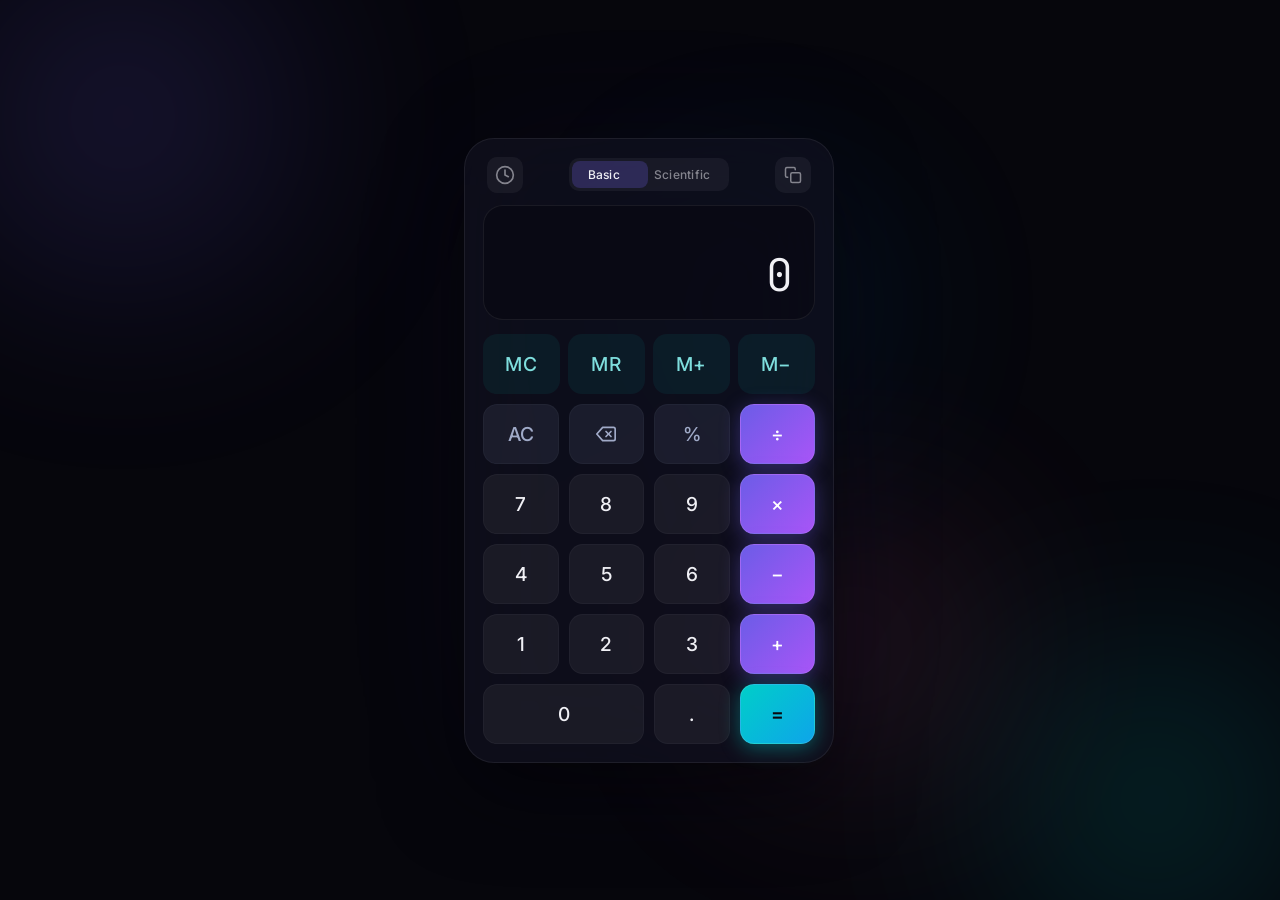
<file: index.html>
<!DOCTYPE html>
<html lang="en">
<head>
  <meta charset="UTF-8">
  <meta name="viewport" content="width=device-width, initial-scale=1.0">
  <meta name="description" content="An advanced scientific calculator with history, memory, and a stunning glassmorphism UI.">
  <title>Calculator Pro | Neo</title>
  <link rel="preconnect" href="https://fonts.googleapis.com">
  <link rel="preconnect" href="https://fonts.gstatic.com" crossorigin>
  <link href="https://fonts.googleapis.com/css2?family=Inter:wght@300;400;500;600;700&family=JetBrains+Mono:wght@300;400;500&display=swap" rel="stylesheet">
  <link rel="stylesheet" href="style.css">
</head>
<body>
  <div class="bg-orbs">
    <div class="orb orb-1"></div>
    <div class="orb orb-2"></div>
    <div class="orb orb-3"></div>
    <div class="orb orb-4"></div>
  </div>

  <main class="app-wrapper">
    <!-- History Panel -->
    <aside class="history-panel" id="history-panel">
      <div class="history-header">
        <h2>History</h2>
        <button class="icon-btn" id="btn-clear-history" title="Clear History">
          <svg width="18" height="18" viewBox="0 0 24 24" fill="none" stroke="currentColor" stroke-width="2" stroke-linecap="round" stroke-linejoin="round">
            <polyline points="3 6 5 6 21 6"></polyline>
            <path d="M19 6v14a2 2 0 0 1-2 2H7a2 2 0 0 1-2-2V6m3 0V4a2 2 0 0 1 2-2h4a2 2 0 0 1 2 2v2"></path>
          </svg>
        </button>
      </div>
      <div class="history-list" id="history-list">
        <p class="history-empty" id="history-empty">No calculations yet</p>
      </div>
    </aside>

    <!-- Calculator -->
    <div class="calculator-wrapper">
      <div class="calculator" id="calculator">
        <!-- Top Bar -->
        <div class="top-bar">
          <button class="icon-btn" id="btn-toggle-history" title="History">
            <svg width="20" height="20" viewBox="0 0 24 24" fill="none" stroke="currentColor" stroke-width="2" stroke-linecap="round" stroke-linejoin="round">
              <circle cx="12" cy="12" r="10"></circle>
              <polyline points="12 6 12 12 16 14"></polyline>
            </svg>
          </button>
          <div class="mode-toggle" id="mode-toggle">
            <button class="mode-btn active" data-mode="basic" id="btn-mode-basic">Basic</button>
            <button class="mode-btn" data-mode="scientific" id="btn-mode-sci">Scientific</button>
            <div class="mode-indicator" id="mode-indicator"></div>
          </div>
          <button class="icon-btn" id="btn-copy" title="Copy Result">
            <svg width="18" height="18" viewBox="0 0 24 24" fill="none" stroke="currentColor" stroke-width="2" stroke-linecap="round" stroke-linejoin="round">
              <rect x="9" y="9" width="13" height="13" rx="2" ry="2"></rect>
              <path d="M5 15H4a2 2 0 0 1-2-2V4a2 2 0 0 1 2-2h9a2 2 0 0 1 2 2v1"></path>
            </svg>
          </button>
        </div>

        <!-- Display -->
        <div class="display" id="display">
          <div class="memory-indicator" id="memory-indicator">M</div>
          <div class="display-expression" id="display-expression"></div>
          <div class="display-value" id="display-value">0</div>
        </div>

        <!-- Scientific Buttons (hidden by default) -->
        <div class="scientific-buttons" id="scientific-buttons">
          <!-- Angle Mode Toggle -->
          <div class="angle-mode-row">
            <button class="btn btn-angle-mode" id="btn-angle-mode" title="Toggle Degrees / Radians">DEG</button>
          </div>
          <!-- Trig -->
          <div class="sci-row">
            <button class="btn btn-sci" id="btn-sin" data-action="func" data-value="sin">sin</button>
            <button class="btn btn-sci" id="btn-cos" data-action="func" data-value="cos">cos</button>
            <button class="btn btn-sci" id="btn-tan" data-action="func" data-value="tan">tan</button>
            <button class="btn btn-sci" id="btn-log" data-action="func" data-value="log">log</button>
            <button class="btn btn-sci" id="btn-ln" data-action="func" data-value="ln">ln</button>
          </div>
          <!-- Inverse Trig -->
          <div class="sci-row">
            <button class="btn btn-sci" id="btn-asin" data-action="func" data-value="asin">sin⁻¹</button>
            <button class="btn btn-sci" id="btn-acos" data-action="func" data-value="acos">cos⁻¹</button>
            <button class="btn btn-sci" id="btn-atan" data-action="func" data-value="atan">tan⁻¹</button>
            <button class="btn btn-sci" id="btn-10x" data-action="func" data-value="10^x">10ˣ</button>
            <button class="btn btn-sci" id="btn-negate" data-action="func" data-value="negate">±</button>
          </div>
          <!-- Powers & Roots -->
          <div class="sci-row">
            <button class="btn btn-sci" id="btn-sqrt" data-action="func" data-value="sqrt">√x</button>
            <button class="btn btn-sci" id="btn-square" data-action="func" data-value="square">x²</button>
            <button class="btn btn-sci" id="btn-power" data-action="operator" data-value="^">xʸ</button>
            <button class="btn btn-sci" id="btn-factorial" data-action="func" data-value="factorial">x!</button>
            <button class="btn btn-sci" id="btn-inv" data-action="func" data-value="inv">1/x</button>
          </div>
          <!-- Constants & Misc -->
          <div class="sci-row">
            <button class="btn btn-sci" id="btn-pi" data-action="constant" data-value="pi">π</button>
            <button class="btn btn-sci" id="btn-e" data-action="constant" data-value="e">e</button>
            <button class="btn btn-sci" id="btn-paren-open" data-action="paren" data-value="(">(</button>
            <button class="btn btn-sci" id="btn-paren-close" data-action="paren" data-value=")">)</button>
            <button class="btn btn-sci" id="btn-abs" data-action="func" data-value="abs">|x|</button>
          </div>
        </div>

        <!-- Memory Row -->
        <div class="memory-buttons">
          <button class="btn btn-memory" id="btn-mc" data-action="mc">MC</button>
          <button class="btn btn-memory" id="btn-mr" data-action="mr">MR</button>
          <button class="btn btn-memory" id="btn-mplus" data-action="m+">M+</button>
          <button class="btn btn-memory" id="btn-mminus" data-action="m-">M−</button>
        </div>

        <!-- Main Buttons -->
        <div class="buttons">
          <button class="btn btn-utility" id="btn-clear" data-action="clear">AC</button>
          <button class="btn btn-utility" id="btn-backspace" data-action="backspace">
            <svg width="20" height="20" viewBox="0 0 24 24" fill="none" stroke="currentColor" stroke-width="2" stroke-linecap="round" stroke-linejoin="round">
              <path d="M21 4H8l-7 8 7 8h13a2 2 0 0 0 2-2V6a2 2 0 0 0-2-2z"></path>
              <line x1="18" y1="9" x2="12" y2="15"></line>
              <line x1="12" y1="9" x2="18" y2="15"></line>
            </svg>
          </button>
          <button class="btn btn-utility" id="btn-percent" data-action="percent">%</button>
          <button class="btn btn-operator" id="btn-divide" data-action="operator" data-value="/">÷</button>

          <button class="btn btn-number" id="btn-7" data-action="number" data-value="7">7</button>
          <button class="btn btn-number" id="btn-8" data-action="number" data-value="8">8</button>
          <button class="btn btn-number" id="btn-9" data-action="number" data-value="9">9</button>
          <button class="btn btn-operator" id="btn-multiply" data-action="operator" data-value="*">×</button>

          <button class="btn btn-number" id="btn-4" data-action="number" data-value="4">4</button>
          <button class="btn btn-number" id="btn-5" data-action="number" data-value="5">5</button>
          <button class="btn btn-number" id="btn-6" data-action="number" data-value="6">6</button>
          <button class="btn btn-operator" id="btn-subtract" data-action="operator" data-value="-">−</button>

          <button class="btn btn-number" id="btn-1" data-action="number" data-value="1">1</button>
          <button class="btn btn-number" id="btn-2" data-action="number" data-value="2">2</button>
          <button class="btn btn-number" id="btn-3" data-action="number" data-value="3">3</button>
          <button class="btn btn-operator" id="btn-add" data-action="operator" data-value="+">+</button>

          <button class="btn btn-number btn-wide" id="btn-0" data-action="number" data-value="0">0</button>
          <button class="btn btn-number" id="btn-decimal" data-action="decimal" data-value=".">.</button>
          <button class="btn btn-equals" id="btn-equals" data-action="equals">=</button>
        </div>
      </div>
    </div>
  </main>

  <div class="toast" id="toast">Copied!</div>

  <script src="script.js"></script>
</body>
</html>
</file>
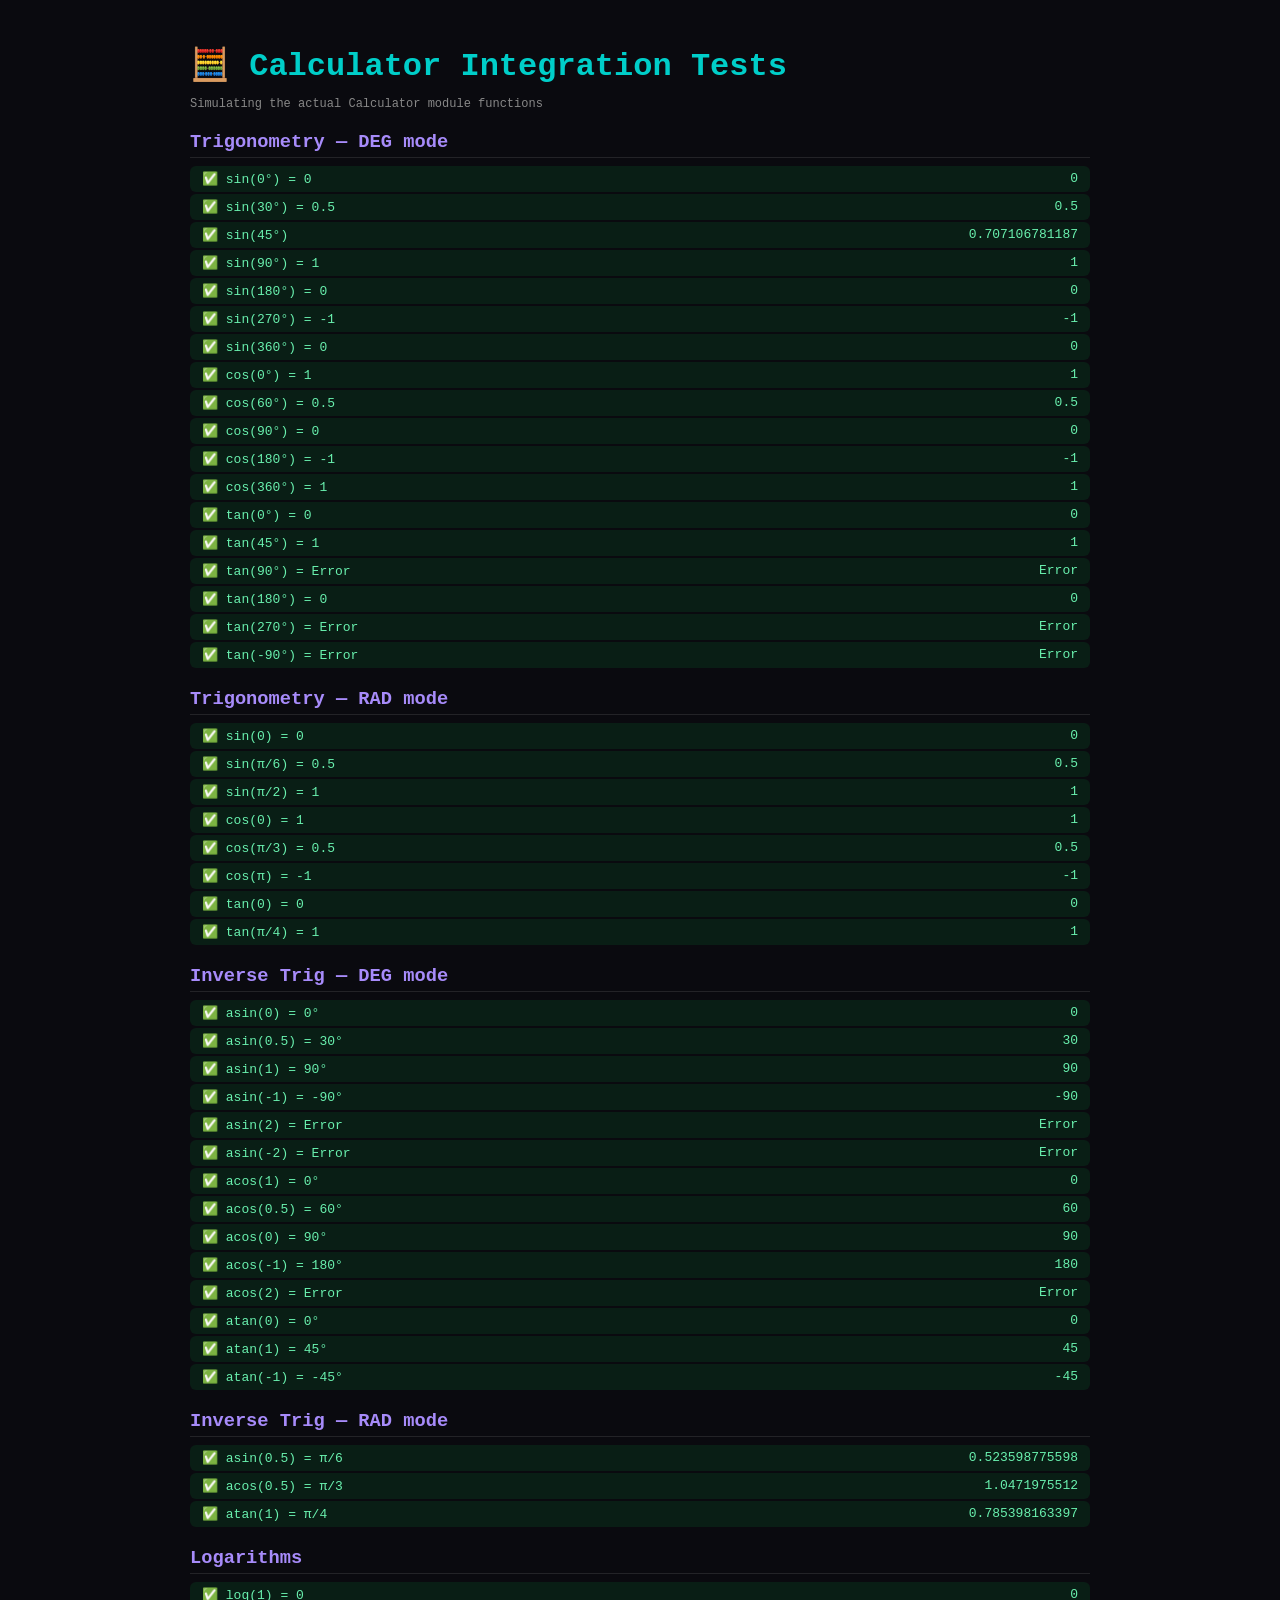
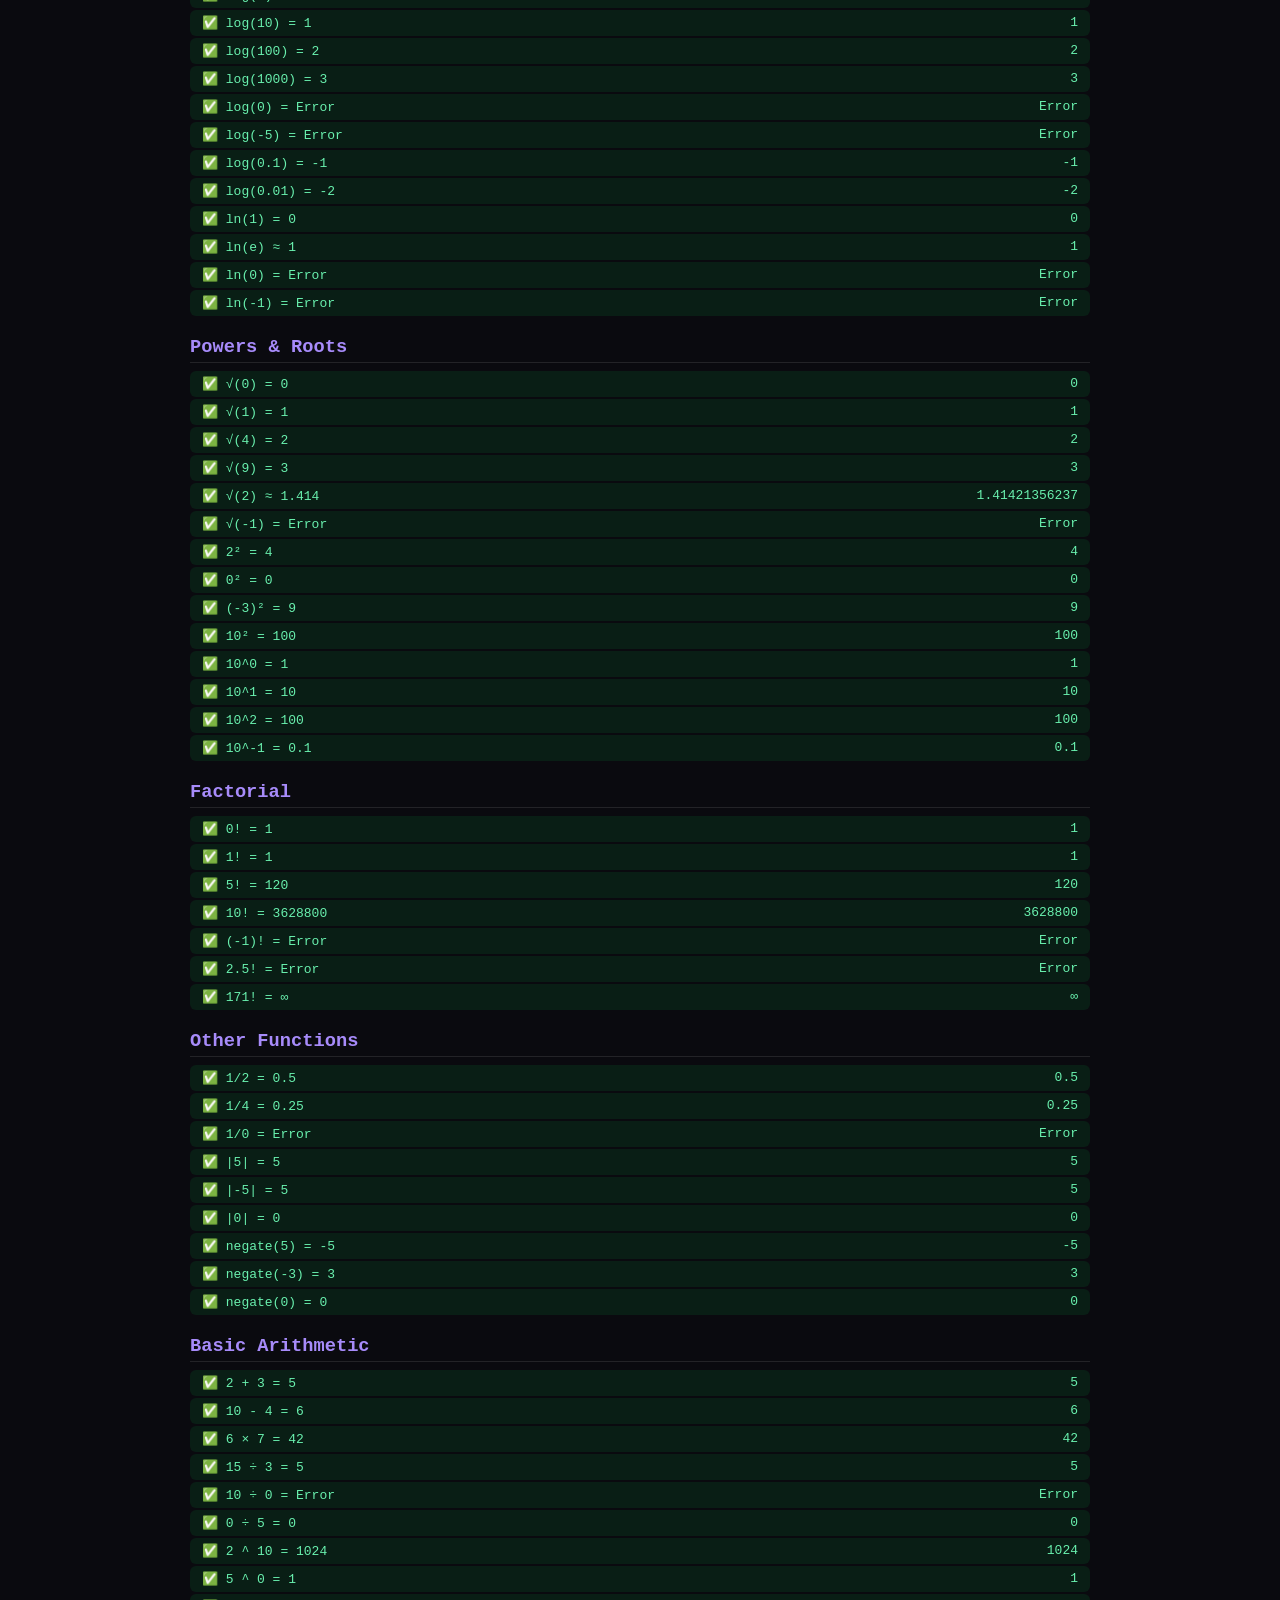
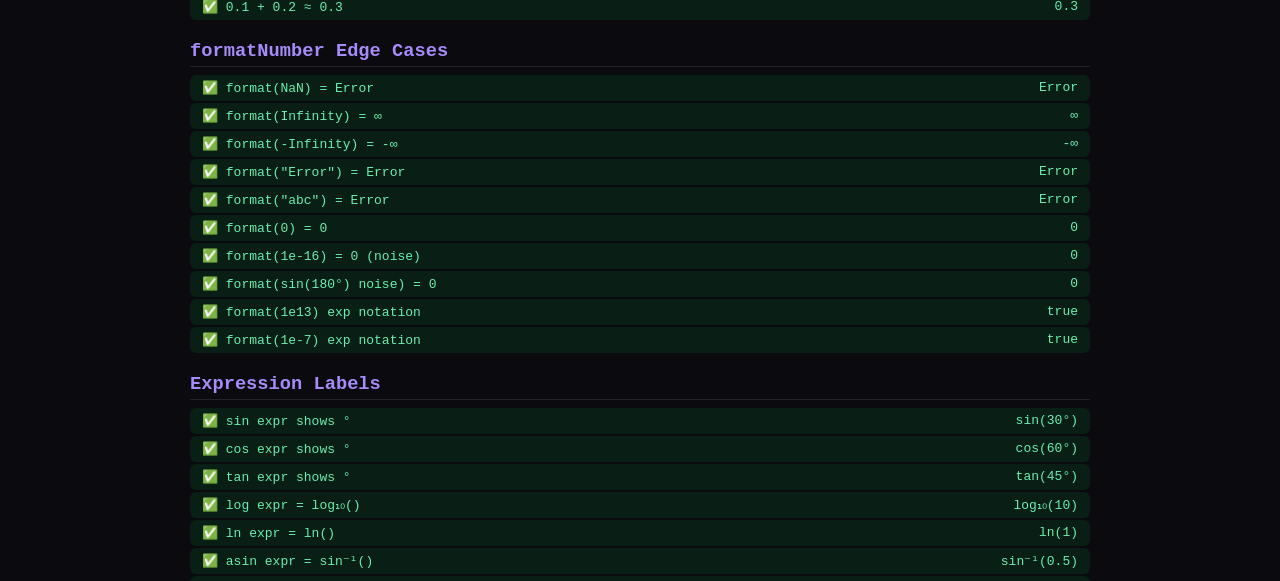
<file: test_functions.html>
<!DOCTYPE html>
<html lang="en">
<head>
  <meta charset="UTF-8">
  <title>Calculator Integration Tests</title>
  <style>
    body { font-family: 'Consolas', monospace; background: #0a0a0f; color: #eee; padding: 24px; max-width: 900px; margin: 0 auto; }
    h1 { color: #00cec9; margin-bottom: 6px; }
    h3 { color: #a78bfa; margin: 20px 0 8px; border-bottom: 1px solid rgba(255,255,255,0.1); padding-bottom: 4px; }
    .test { padding: 5px 12px; margin: 2px 0; border-radius: 6px; font-size: 13px; display: flex; justify-content: space-between; }
    .pass { background: rgba(0, 200, 83, 0.1); color: #69f0ae; }
    .fail { background: rgba(255, 82, 82, 0.15); color: #ff5252; font-weight: bold; }
    .info { color: #888; font-size: 12px; }
    #summary { margin-top: 24px; padding: 16px; border-radius: 12px; font-size: 18px; font-weight: bold; text-align: center; }
    .all-pass { background: rgba(0, 200, 83, 0.15); color: #69f0ae; border: 1px solid rgba(0, 200, 83, 0.3); }
    .has-fails { background: rgba(255, 82, 82, 0.15); color: #ff5252; border: 1px solid rgba(255, 82, 82, 0.3); }
  </style>
</head>
<body>
  <h1>🧮 Calculator Integration Tests</h1>
  <p class="info">Simulating the actual Calculator module functions</p>
  <div id="results"></div>
  <div id="summary"></div>

  <script>
    const R = document.getElementById('results');
    const S = document.getElementById('summary');
    let passed = 0, failed = 0;

    // ---- Replicate calculator internals exactly ----
    let angleMode = 'DEG';

    function toRadians(angle) {
      return angleMode === 'DEG' ? angle * Math.PI / 180 : angle;
    }
    function fromRadians(rad) {
      return angleMode === 'DEG' ? rad * 180 / Math.PI : rad;
    }

    function factorial(n) {
      n = Math.round(n);
      if (n < 0) return 'Error';
      if (n > 170) return Infinity;
      if (n <= 1) return 1;
      let result = 1;
      for (let i = 2; i <= n; i++) result *= i;
      return result;
    }

    function formatNumber(num) {
      if (num === 'Error') return 'Error';
      if (typeof num === 'string') num = parseFloat(num);
      if (typeof num !== 'number' || isNaN(num)) return 'Error';
      if (!isFinite(num)) return num > 0 ? '∞' : '-∞';
      if (Math.abs(num) < 1e-14) return '0';
      if (Math.abs(num) > 999999999999) return num.toExponential(5);
      if (Math.abs(num) < 0.000001 && num !== 0) return num.toExponential(5);
      return parseFloat(num.toPrecision(12)).toString();
    }

    function handleFunction(func, currentValue) {
      const num = parseFloat(currentValue);
      if (isNaN(num)) return { result: 'Error', expression: '' };
      let result;
      let expression = '';
      const modeLabel = angleMode === 'DEG' ? '°' : 'ʳ';

      switch (func) {
        case 'sin': {
          const rad = toRadians(num);
          result = Math.sin(rad);
          expression = `sin(${currentValue}${modeLabel})`;
          break;
        }
        case 'cos': {
          const rad = toRadians(num);
          result = Math.cos(rad);
          expression = `cos(${currentValue}${modeLabel})`;
          break;
        }
        case 'tan': {
          if (angleMode === 'DEG' && Math.abs(num % 180) === 90) {
            result = 'Error';
          } else if (angleMode === 'RAD' && Math.abs((num / (Math.PI / 2)) % 2 - 1) < 1e-10) {
            result = 'Error';
          } else {
            const rad = toRadians(num);
            result = Math.tan(rad);
          }
          expression = `tan(${currentValue}${modeLabel})`;
          break;
        }
        case 'asin': {
          if (num < -1 || num > 1) { result = 'Error'; }
          else { result = fromRadians(Math.asin(num)); }
          expression = `sin⁻¹(${currentValue})`;
          break;
        }
        case 'acos': {
          if (num < -1 || num > 1) { result = 'Error'; }
          else { result = fromRadians(Math.acos(num)); }
          expression = `cos⁻¹(${currentValue})`;
          break;
        }
        case 'atan': {
          result = fromRadians(Math.atan(num));
          expression = `tan⁻¹(${currentValue})`;
          break;
        }
        case 'log': {
          if (num <= 0) { result = 'Error'; }
          else { result = Math.log10(num); }
          expression = `log₁₀(${currentValue})`;
          break;
        }
        case 'ln': {
          if (num <= 0) { result = 'Error'; }
          else { result = Math.log(num); }
          expression = `ln(${currentValue})`;
          break;
        }
        case 'sqrt': {
          if (num < 0) { result = 'Error'; }
          else { result = Math.sqrt(num); }
          expression = `√(${currentValue})`;
          break;
        }
        case 'square': {
          result = num * num;
          expression = `(${currentValue})²`;
          break;
        }
        case 'cube': {
          result = num * num * num;
          expression = `(${currentValue})³`;
          break;
        }
        case 'cbrt': {
          result = Math.cbrt(num);
          expression = `∛(${currentValue})`;
          break;
        }
        case '10^x': {
          result = Math.pow(10, num);
          expression = `10^(${currentValue})`;
          break;
        }
        case 'factorial': {
          if (num < 0 || !Number.isInteger(num)) { result = 'Error'; }
          else if (num > 170) { result = Infinity; }
          else { result = factorial(num); }
          expression = `${currentValue}!`;
          break;
        }
        case 'inv': {
          if (num === 0) { result = 'Error'; }
          else { result = 1 / num; }
          expression = `1/(${currentValue})`;
          break;
        }
        case 'abs': {
          result = Math.abs(num);
          expression = `|${currentValue}|`;
          break;
        }
        case 'negate': {
          result = -num;
          expression = `-(${currentValue})`;
          break;
        }
        default:
          return { result: num, expression: '' };
      }
      return { result: formatNumber(result), expression };
    }

    function calculate(a, op, b) {
      const numA = parseFloat(a);
      const numB = parseFloat(b);
      if (isNaN(numA) || isNaN(numB)) return 'Error';
      switch (op) {
        case '+': return numA + numB;
        case '-': return numA - numB;
        case '*': return numA * numB;
        case '/': return numB === 0 ? 'Error' : numA / numB;
        case '^': return Math.pow(numA, numB);
        default: return numB;
      }
    }

    // ---- Test Helpers ----
    function section(title) {
      const h = document.createElement('h3');
      h.textContent = title;
      R.appendChild(h);
    }

    function test(name, actual, expected) {
      const ok = actual === expected;
      const div = document.createElement('div');
      div.className = `test ${ok ? 'pass' : 'fail'}`;
      div.innerHTML = `<span>${ok ? '✅' : '❌'} ${name}</span><span>${ok ? expected : `got "${actual}" expected "${expected}"`}</span>`;
      R.appendChild(div);
      ok ? passed++ : failed++;
    }

    // ============================
    // TEST SUITE
    // ============================

    // ---- TRIG (DEG MODE) ----
    section('Trigonometry — DEG mode');
    angleMode = 'DEG';
    test('sin(0°) = 0',    handleFunction('sin', '0').result, '0');
    test('sin(30°) = 0.5',  handleFunction('sin', '30').result, '0.5');
    test('sin(45°)',         handleFunction('sin', '45').result, formatNumber(Math.sin(45 * Math.PI / 180)));
    test('sin(90°) = 1',    handleFunction('sin', '90').result, '1');
    test('sin(180°) = 0',   handleFunction('sin', '180').result, '0');
    test('sin(270°) = -1',  handleFunction('sin', '270').result, '-1');
    test('sin(360°) = 0',   handleFunction('sin', '360').result, '0');

    test('cos(0°) = 1',     handleFunction('cos', '0').result, '1');
    test('cos(60°) = 0.5',  handleFunction('cos', '60').result, '0.5');
    test('cos(90°) = 0',    handleFunction('cos', '90').result, '0');
    test('cos(180°) = -1',  handleFunction('cos', '180').result, '-1');
    test('cos(360°) = 1',   handleFunction('cos', '360').result, '1');

    test('tan(0°) = 0',     handleFunction('tan', '0').result, '0');
    test('tan(45°) = 1',    handleFunction('tan', '45').result, '1');
    test('tan(90°) = Error', handleFunction('tan', '90').result, 'Error');
    test('tan(180°) = 0',   handleFunction('tan', '180').result, '0');
    test('tan(270°) = Error', handleFunction('tan', '270').result, 'Error');
    test('tan(-90°) = Error', handleFunction('tan', '-90').result, 'Error');

    // ---- TRIG (RAD MODE) ----
    section('Trigonometry — RAD mode');
    angleMode = 'RAD';
    test('sin(0) = 0',              handleFunction('sin', '0').result, '0');
    test('sin(π/6) = 0.5',          handleFunction('sin', String(Math.PI / 6)).result, '0.5');
    test('sin(π/2) = 1',            handleFunction('sin', String(Math.PI / 2)).result, '1');
    test('cos(0) = 1',              handleFunction('cos', '0').result, '1');
    test('cos(π/3) = 0.5',          handleFunction('cos', String(Math.PI / 3)).result, '0.5');
    test('cos(π) = -1',             handleFunction('cos', String(Math.PI)).result, '-1');
    test('tan(0) = 0',              handleFunction('tan', '0').result, '0');
    test('tan(π/4) = 1',            handleFunction('tan', String(Math.PI / 4)).result, '1');

    // ---- INVERSE TRIG (DEG MODE) ----
    section('Inverse Trig — DEG mode');
    angleMode = 'DEG';
    test('asin(0) = 0°',     handleFunction('asin', '0').result, '0');
    test('asin(0.5) = 30°',  handleFunction('asin', '0.5').result, '30');
    test('asin(1) = 90°',    handleFunction('asin', '1').result, '90');
    test('asin(-1) = -90°',  handleFunction('asin', '-1').result, '-90');
    test('asin(2) = Error',  handleFunction('asin', '2').result, 'Error');
    test('asin(-2) = Error', handleFunction('asin', '-2').result, 'Error');

    test('acos(1) = 0°',     handleFunction('acos', '1').result, '0');
    test('acos(0.5) = 60°',  handleFunction('acos', '0.5').result, '60');
    test('acos(0) = 90°',    handleFunction('acos', '0').result, '90');
    test('acos(-1) = 180°',  handleFunction('acos', '-1').result, '180');
    test('acos(2) = Error',  handleFunction('acos', '2').result, 'Error');

    test('atan(0) = 0°',     handleFunction('atan', '0').result, '0');
    test('atan(1) = 45°',    handleFunction('atan', '1').result, '45');
    test('atan(-1) = -45°',  handleFunction('atan', '-1').result, '-45');

    // ---- INVERSE TRIG (RAD MODE) ----
    section('Inverse Trig — RAD mode');
    angleMode = 'RAD';
    test('asin(0.5) = π/6',  handleFunction('asin', '0.5').result, formatNumber(Math.PI / 6));
    test('acos(0.5) = π/3',  handleFunction('acos', '0.5').result, formatNumber(Math.PI / 3));
    test('atan(1) = π/4',    handleFunction('atan', '1').result, formatNumber(Math.PI / 4));
    angleMode = 'DEG'; // reset

    // ---- LOGARITHMS ----
    section('Logarithms');
    test('log(1) = 0',       handleFunction('log', '1').result, '0');
    test('log(10) = 1',      handleFunction('log', '10').result, '1');
    test('log(100) = 2',     handleFunction('log', '100').result, '2');
    test('log(1000) = 3',    handleFunction('log', '1000').result, '3');
    test('log(0) = Error',   handleFunction('log', '0').result, 'Error');
    test('log(-5) = Error',  handleFunction('log', '-5').result, 'Error');
    test('log(0.1) = -1',    handleFunction('log', '0.1').result, '-1');
    test('log(0.01) = -2',   handleFunction('log', '0.01').result, '-2');

    test('ln(1) = 0',        handleFunction('ln', '1').result, '0');
    test('ln(e) ≈ 1',        handleFunction('ln', String(Math.E)).result, '1');
    test('ln(0) = Error',    handleFunction('ln', '0').result, 'Error');
    test('ln(-1) = Error',   handleFunction('ln', '-1').result, 'Error');

    // ---- POWER / ROOTS ----
    section('Powers & Roots');
    test('√(0) = 0',         handleFunction('sqrt', '0').result, '0');
    test('√(1) = 1',         handleFunction('sqrt', '1').result, '1');
    test('√(4) = 2',         handleFunction('sqrt', '4').result, '2');
    test('√(9) = 3',         handleFunction('sqrt', '9').result, '3');
    test('√(2) ≈ 1.414',     handleFunction('sqrt', '2').result, formatNumber(Math.sqrt(2)));
    test('√(-1) = Error',    handleFunction('sqrt', '-1').result, 'Error');

    test('2² = 4',           handleFunction('square', '2').result, '4');
    test('0² = 0',           handleFunction('square', '0').result, '0');
    test('(-3)² = 9',        handleFunction('square', '-3').result, '9');
    test('10² = 100',        handleFunction('square', '10').result, '100');

    test('10^0 = 1',         handleFunction('10^x', '0').result, '1');
    test('10^1 = 10',        handleFunction('10^x', '1').result, '10');
    test('10^2 = 100',       handleFunction('10^x', '2').result, '100');
    test('10^-1 = 0.1',      handleFunction('10^x', '-1').result, '0.1');

    // ---- FACTORIAL ----
    section('Factorial');
    test('0! = 1',            handleFunction('factorial', '0').result, '1');
    test('1! = 1',            handleFunction('factorial', '1').result, '1');
    test('5! = 120',          handleFunction('factorial', '5').result, '120');
    test('10! = 3628800',     handleFunction('factorial', '10').result, '3628800');
    test('(-1)! = Error',     handleFunction('factorial', '-1').result, 'Error');
    test('2.5! = Error',      handleFunction('factorial', '2.5').result, 'Error');
    test('171! = ∞',          handleFunction('factorial', '171').result, '∞');

    // ---- OTHER FUNCTIONS ----
    section('Other Functions');
    test('1/2 = 0.5',        handleFunction('inv', '2').result, '0.5');
    test('1/4 = 0.25',       handleFunction('inv', '4').result, '0.25');
    test('1/0 = Error',      handleFunction('inv', '0').result, 'Error');
    test('|5| = 5',          handleFunction('abs', '5').result, '5');
    test('|-5| = 5',         handleFunction('abs', '-5').result, '5');
    test('|0| = 0',          handleFunction('abs', '0').result, '0');
    test('negate(5) = -5',   handleFunction('negate', '5').result, '-5');
    test('negate(-3) = 3',   handleFunction('negate', '-3').result, '3');
    test('negate(0) = 0',    handleFunction('negate', '0').result, '0');

    // ---- BASIC ARITHMETIC ----
    section('Basic Arithmetic');
    test('2 + 3 = 5',        formatNumber(calculate('2', '+', '3')), '5');
    test('10 - 4 = 6',       formatNumber(calculate('10', '-', '4')), '6');
    test('6 × 7 = 42',       formatNumber(calculate('6', '*', '7')), '42');
    test('15 ÷ 3 = 5',       formatNumber(calculate('15', '/', '3')), '5');
    test('10 ÷ 0 = Error',   formatNumber(calculate('10', '/', '0')), 'Error');
    test('0 ÷ 5 = 0',        formatNumber(calculate('0', '/', '5')), '0');
    test('2 ^ 10 = 1024',    formatNumber(calculate('2', '^', '10')), '1024');
    test('5 ^ 0 = 1',        formatNumber(calculate('5', '^', '0')), '1');
    test('0.1 + 0.2 ≈ 0.3',  formatNumber(calculate('0.1', '+', '0.2')), '0.3');

    // ---- FORMAT NUMBER EDGE CASES ----
    section('formatNumber Edge Cases');
    test('format(NaN) = Error',         formatNumber(NaN), 'Error');
    test('format(Infinity) = ∞',        formatNumber(Infinity), '∞');
    test('format(-Infinity) = -∞',      formatNumber(-Infinity), '-∞');
    test('format("Error") = Error',     formatNumber('Error'), 'Error');
    test('format("abc") = Error',       formatNumber('abc'), 'Error');
    test('format(0) = 0',              formatNumber(0), '0');
    test('format(1e-16) = 0 (noise)',   formatNumber(1e-16), '0');
    test('format(sin(180°) noise) = 0', formatNumber(Math.sin(Math.PI)), '0');
    test('format(1e13) exp notation',   formatNumber(1e13).includes('e'), true);
    test('format(1e-7) exp notation',   formatNumber(1e-7).includes('e'), true);

    // ---- EXPRESSION DISPLAY ----
    section('Expression Labels');
    angleMode = 'DEG';
    test('sin expr shows °',    handleFunction('sin', '30').expression, 'sin(30°)');
    test('cos expr shows °',    handleFunction('cos', '60').expression, 'cos(60°)');
    test('tan expr shows °',    handleFunction('tan', '45').expression, 'tan(45°)');
    test('log expr = log₁₀()',  handleFunction('log', '10').expression, 'log₁₀(10)');
    test('ln expr = ln()',      handleFunction('ln', '1').expression, 'ln(1)');
    test('asin expr = sin⁻¹()', handleFunction('asin', '0.5').expression, 'sin⁻¹(0.5)');
    angleMode = 'RAD';
    test('sin RAD expr shows ʳ', handleFunction('sin', '1').expression, 'sin(1ʳ)');
    angleMode = 'DEG';

    // ========== SUMMARY ==========
    const total = passed + failed;
    S.textContent = `${passed}/${total} tests passed${failed > 0 ? ` — ${failed} FAILED` : ' — All pass! 🎉'}`;
    S.className = failed === 0 ? 'all-pass' : 'has-fails';
  </script>
</body>
</html>
</file>
<file: style.css>
/* ============================================
   Design Tokens
   ============================================ */
:root {
  --font-primary: 'Inter', -apple-system, BlinkMacSystemFont, sans-serif;
  --font-mono: 'JetBrains Mono', 'Fira Code', monospace;

  /* Dark palette */
  --bg-body: #06060c;
  --bg-calc: rgba(16, 16, 30, 0.78);
  --bg-display: rgba(8, 8, 18, 0.65);
  --bg-number: rgba(255, 255, 255, 0.055);
  --bg-number-hover: rgba(255, 255, 255, 0.11);
  --bg-utility: rgba(160, 170, 200, 0.1);
  --bg-utility-hover: rgba(160, 170, 200, 0.2);
  --bg-sci: rgba(108, 92, 231, 0.08);
  --bg-sci-hover: rgba(108, 92, 231, 0.18);
  --bg-memory: rgba(0, 206, 201, 0.07);
  --bg-memory-hover: rgba(0, 206, 201, 0.16);
  --bg-operator: linear-gradient(135deg, #6c5ce7, #a855f7);
  --bg-operator-hover: linear-gradient(135deg, #7f6ff0, #b97afc);
  --bg-equals: linear-gradient(135deg, #00cec9, #0ea5e9);
  --bg-equals-hover: linear-gradient(135deg, #2de5e0, #38bdf8);
  --bg-history: rgba(12, 12, 24, 0.92);

  --text-primary: #f0f0f5;
  --text-secondary: rgba(240, 240, 245, 0.5);
  --text-tertiary: rgba(240, 240, 245, 0.3);
  --text-utility: #a0aac8;
  --text-sci: #b4b0e8;
  --text-memory: #7ededd;
  --text-operator: #ffffff;
  --text-accent: #a78bfa;

  --border-glass: rgba(255, 255, 255, 0.07);
  --border-focus: rgba(108, 92, 231, 0.5);

  --shadow-calc: 0 30px 80px rgba(0, 0, 0, 0.55), 0 0 150px rgba(108, 92, 231, 0.06);
  --shadow-btn: 0 2px 8px rgba(0, 0, 0, 0.2);
  --shadow-glow-purple: 0 4px 20px rgba(108, 92, 231, 0.4);
  --shadow-glow-cyan: 0 4px 20px rgba(0, 206, 201, 0.4);

  --radius-calc: 30px;
  --radius-btn: 14px;
  --radius-display: 20px;
  --radius-sm: 10px;

  --transition-fast: 0.15s ease;
  --transition-normal: 0.3s cubic-bezier(0.4, 0, 0.2, 1);
  --transition-smooth: 0.4s cubic-bezier(0.4, 0, 0.2, 1);
}

/* ============================================
   Reset & Base
   ============================================ */
*,
*::before,
*::after {
  margin: 0;
  padding: 0;
  box-sizing: border-box;
}

html {
  font-size: 16px;
  -webkit-font-smoothing: antialiased;
  -moz-osx-font-smoothing: grayscale;
}

body {
  font-family: var(--font-primary);
  background: var(--bg-body);
  color: var(--text-primary);
  min-height: 100vh;
  display: flex;
  align-items: center;
  justify-content: center;
  overflow: hidden;
  position: relative;
}

/* ============================================
   Animated Background Orbs
   ============================================ */
.bg-orbs {
  position: fixed;
  inset: 0;
  z-index: 0;
  pointer-events: none;
  overflow: hidden;
}

.orb {
  position: absolute;
  border-radius: 50%;
  filter: blur(110px);
  opacity: 0.3;
  animation: float 20s ease-in-out infinite;
}

.orb-1 {
  width: 450px;
  height: 450px;
  background: radial-gradient(circle, #6c5ce7, transparent 70%);
  top: -12%;
  left: -8%;
}

.orb-2 {
  width: 380px;
  height: 380px;
  background: radial-gradient(circle, #00cec9, transparent 70%);
  bottom: -10%;
  right: -5%;
  animation-delay: -5s;
}

.orb-3 {
  width: 300px;
  height: 300px;
  background: radial-gradient(circle, #fd79a8, transparent 70%);
  top: 55%;
  left: 55%;
  animation-delay: -10s;
}

.orb-4 {
  width: 250px;
  height: 250px;
  background: radial-gradient(circle, #0ea5e9, transparent 70%);
  top: 20%;
  right: 30%;
  animation-delay: -15s;
}

@keyframes float {
  0%, 100% { transform: translate(0, 0) scale(1); }
  25% { transform: translate(50px, -40px) scale(1.06); }
  50% { transform: translate(-30px, 60px) scale(0.94); }
  75% { transform: translate(40px, 25px) scale(1.03); }
}

/* ============================================
   App Layout
   ============================================ */
.app-wrapper {
  position: relative;
  z-index: 1;
  display: flex;
  gap: 16px;
  align-items: stretch;
  max-height: 95vh;
}

.calculator-wrapper {
  display: flex;
  flex-direction: column;
}

/* ============================================
   Calculator Shell
   ============================================ */
.calculator {
  background: var(--bg-calc);
  backdrop-filter: blur(50px) saturate(1.5);
  -webkit-backdrop-filter: blur(50px) saturate(1.5);
  border: 1px solid var(--border-glass);
  border-radius: var(--radius-calc);
  box-shadow: var(--shadow-calc);
  padding: 18px;
  width: 370px;
  animation: fadeInUp 0.5s ease-out;
  transition: width var(--transition-smooth);
}

.calculator.scientific-mode {
  width: 370px;
}

@keyframes fadeInUp {
  from { opacity: 0; transform: translateY(25px) scale(0.97); }
  to { opacity: 1; transform: translateY(0) scale(1); }
}

/* ============================================
   Top Bar
   ============================================ */
.top-bar {
  display: flex;
  align-items: center;
  justify-content: space-between;
  margin-bottom: 12px;
  padding: 0 4px;
}

.icon-btn {
  appearance: none;
  border: none;
  background: rgba(255, 255, 255, 0.05);
  color: var(--text-secondary);
  cursor: pointer;
  width: 36px;
  height: 36px;
  border-radius: 10px;
  display: flex;
  align-items: center;
  justify-content: center;
  transition: all var(--transition-fast);
}

.icon-btn:hover {
  background: rgba(255, 255, 255, 0.1);
  color: var(--text-primary);
}

.icon-btn.active {
  background: rgba(108, 92, 231, 0.2);
  color: #a78bfa;
}

/* Mode Toggle */
.mode-toggle {
  position: relative;
  display: flex;
  background: rgba(255, 255, 255, 0.05);
  border-radius: 10px;
  padding: 3px;
  gap: 2px;
}

.mode-btn {
  appearance: none;
  border: none;
  background: transparent;
  color: var(--text-secondary);
  font-family: var(--font-primary);
  font-size: 0.75rem;
  font-weight: 500;
  padding: 6px 16px;
  border-radius: 8px;
  cursor: pointer;
  position: relative;
  z-index: 1;
  transition: color var(--transition-fast);
  letter-spacing: 0.02em;
}

.mode-btn.active {
  color: var(--text-primary);
}

.mode-indicator {
  position: absolute;
  top: 3px;
  left: 3px;
  height: calc(100% - 6px);
  width: calc(50% - 4px);
  background: rgba(108, 92, 231, 0.25);
  border-radius: 8px;
  transition: transform var(--transition-normal);
  pointer-events: none;
}

.mode-indicator.scientific {
  transform: translateX(calc(100% + 2px));
}

/* ============================================
   Display
   ============================================ */
.display {
  background: var(--bg-display);
  border-radius: var(--radius-display);
  border: 1px solid var(--border-glass);
  padding: 20px 22px 18px;
  margin-bottom: 14px;
  min-height: 115px;
  display: flex;
  flex-direction: column;
  justify-content: flex-end;
  align-items: flex-end;
  overflow: hidden;
  position: relative;
}

.memory-indicator {
  position: absolute;
  top: 12px;
  left: 16px;
  font-size: 0.65rem;
  font-weight: 600;
  color: var(--text-memory);
  background: rgba(0, 206, 201, 0.1);
  padding: 2px 8px;
  border-radius: 6px;
  opacity: 0;
  transform: scale(0.8);
  transition: all var(--transition-normal);
  letter-spacing: 0.05em;
}

.memory-indicator.visible {
  opacity: 1;
  transform: scale(1);
}

.display-expression {
  font-family: var(--font-mono);
  font-size: 0.85rem;
  font-weight: 400;
  color: var(--text-secondary);
  min-height: 1.3em;
  word-break: break-all;
  text-align: right;
  width: 100%;
  transition: color var(--transition-fast);
}

.display-value {
  font-family: var(--font-mono);
  font-size: 2.8rem;
  font-weight: 300;
  letter-spacing: -1px;
  line-height: 1.15;
  word-break: break-all;
  text-align: right;
  width: 100%;
  transition: font-size var(--transition-normal);
}

.display-value.shrink {
  font-size: 1.6rem;
}

.display-value.error {
  color: #f87171;
}

/* ============================================
   Scientific Buttons
   ============================================ */
.scientific-buttons {
  max-height: 0;
  overflow: hidden;
  opacity: 0;
  transition: max-height var(--transition-smooth), opacity var(--transition-normal), margin var(--transition-smooth);
  margin-bottom: 0;
}

.scientific-buttons.visible {
  max-height: 320px;
  opacity: 1;
  margin-bottom: 10px;
}

/* Angle Mode Toggle Row */
.angle-mode-row {
  display: flex;
  margin-bottom: 10px;
}

.btn-angle-mode {
  background: linear-gradient(135deg, rgba(253, 121, 168, 0.15), rgba(108, 92, 231, 0.15));
  color: #fd79a8;
  font-size: 0.72rem;
  font-weight: 700;
  height: 32px;
  padding: 0 18px;
  border: 1px solid rgba(253, 121, 168, 0.2);
  border-radius: 8px;
  letter-spacing: 0.1em;
  cursor: pointer;
  transition: all var(--transition-fast);
  font-family: var(--font-mono);
}

.btn-angle-mode:hover {
  background: linear-gradient(135deg, rgba(253, 121, 168, 0.25), rgba(108, 92, 231, 0.25));
  color: #fab1d0;
  box-shadow: 0 0 15px rgba(253, 121, 168, 0.2);
}

.btn-angle-mode:active {
  transform: scale(0.95);
}

.sci-row {
  display: grid;
  grid-template-columns: repeat(5, 1fr);
  gap: 8px;
  margin-bottom: 8px;
}

.sci-row:last-child {
  margin-bottom: 0;
}

.btn-sci {
  background: var(--bg-sci);
  color: var(--text-sci);
  font-size: 0.8rem;
  font-weight: 500;
  height: 42px;
  border: 1px solid rgba(108, 92, 231, 0.08);
  letter-spacing: 0.02em;
}

.btn-sci:hover {
  background: var(--bg-sci-hover);
  color: #c4c0f0;
}

/* ============================================
   Memory Buttons
   ============================================ */
.memory-buttons {
  display: grid;
  grid-template-columns: repeat(4, 1fr);
  gap: 8px;
  margin-bottom: 10px;
}

.btn-memory {
  background: var(--bg-memory);
  color: var(--text-memory);
  font-size: 0.75rem;
  font-weight: 600;
  height: 36px;
  border: 1px solid rgba(0, 206, 201, 0.06);
  letter-spacing: 0.04em;
}

.btn-memory:hover {
  background: var(--bg-memory-hover);
}

/* ============================================
   Main Button Grid
   ============================================ */
.buttons {
  display: grid;
  grid-template-columns: repeat(4, 1fr);
  gap: 10px;
}

/* ============================================
   Buttons – Shared
   ============================================ */
.btn {
  appearance: none;
  border: none;
  outline: none;
  cursor: pointer;
  font-family: var(--font-primary);
  font-size: 1.2rem;
  font-weight: 500;
  border-radius: var(--radius-btn);
  height: 60px;
  display: flex;
  align-items: center;
  justify-content: center;
  transition:
    background var(--transition-fast),
    transform var(--transition-fast),
    box-shadow var(--transition-fast);
  user-select: none;
  -webkit-tap-highlight-color: transparent;
  position: relative;
  overflow: hidden;
}

.btn::after {
  content: '';
  position: absolute;
  inset: 0;
  background: radial-gradient(circle at center, rgba(255,255,255,0.2), transparent 70%);
  opacity: 0;
  transition: opacity 0.25s ease;
  pointer-events: none;
}

.btn:active::after {
  opacity: 1;
}

.btn:active {
  transform: scale(0.92);
}

/* Number */
.btn-number {
  background: var(--bg-number);
  color: var(--text-primary);
  border: 1px solid rgba(255, 255, 255, 0.03);
}

.btn-number:hover {
  background: var(--bg-number-hover);
}

.btn-wide {
  grid-column: span 2;
}

/* Utility */
.btn-utility {
  background: var(--bg-utility);
  color: var(--text-utility);
  border: 1px solid rgba(160, 170, 200, 0.05);
}

.btn-utility:hover {
  background: var(--bg-utility-hover);
}

/* Operator */
.btn-operator {
  background: var(--bg-operator);
  color: var(--text-operator);
  box-shadow: var(--shadow-glow-purple);
  border: 1px solid rgba(255, 255, 255, 0.1);
}

.btn-operator:hover {
  background: var(--bg-operator-hover);
  box-shadow: 0 4px 25px rgba(108, 92, 231, 0.55);
}

.btn-operator.active {
  background: linear-gradient(135deg, #fff, #e8e0ff);
  color: #6c5ce7;
  box-shadow: 0 0 25px rgba(108, 92, 231, 0.6);
}

/* Equals */
.btn-equals {
  background: var(--bg-equals);
  color: #0a0a0f;
  font-weight: 600;
  box-shadow: var(--shadow-glow-cyan);
  border: 1px solid rgba(255, 255, 255, 0.12);
}

.btn-equals:hover {
  background: var(--bg-equals-hover);
  box-shadow: 0 4px 25px rgba(0, 206, 201, 0.55);
}

/* ============================================
   Ripple Animation
   ============================================ */
@keyframes ripple {
  to { transform: scale(4); opacity: 0; }
}

.ripple-effect {
  position: absolute;
  border-radius: 50%;
  width: 20px;
  height: 20px;
  background: rgba(255, 255, 255, 0.25);
  transform: scale(0);
  animation: ripple 0.45s ease-out;
  pointer-events: none;
}

/* ============================================
   History Panel
   ============================================ */
.history-panel {
  width: 0;
  min-width: 0;
  background: var(--bg-history);
  backdrop-filter: blur(50px);
  -webkit-backdrop-filter: blur(50px);
  border-radius: var(--radius-calc);
  border: 1px solid var(--border-glass);
  overflow: hidden;
  transition: all var(--transition-smooth);
  opacity: 0;
  display: flex;
  flex-direction: column;
}

.history-panel.open {
  width: 280px;
  min-width: 280px;
  opacity: 1;
  padding: 20px;
}

.history-header {
  display: flex;
  align-items: center;
  justify-content: space-between;
  margin-bottom: 16px;
  flex-shrink: 0;
}

.history-header h2 {
  font-size: 0.95rem;
  font-weight: 600;
  color: var(--text-primary);
  letter-spacing: 0.02em;
}

.history-list {
  flex: 1;
  overflow-y: auto;
  overflow-x: hidden;
  scrollbar-width: thin;
  scrollbar-color: rgba(255,255,255,0.08) transparent;
}

.history-list::-webkit-scrollbar {
  width: 4px;
}

.history-list::-webkit-scrollbar-track {
  background: transparent;
}

.history-list::-webkit-scrollbar-thumb {
  background: rgba(255,255,255,0.1);
  border-radius: 4px;
}

.history-empty {
  color: var(--text-tertiary);
  font-size: 0.8rem;
  text-align: center;
  padding: 40px 0;
}

.history-item {
  padding: 12px 14px;
  background: rgba(255, 255, 255, 0.03);
  border-radius: var(--radius-sm);
  margin-bottom: 8px;
  cursor: pointer;
  transition: all var(--transition-fast);
  border: 1px solid transparent;
  animation: slideIn 0.2s ease-out;
}

@keyframes slideIn {
  from { opacity: 0; transform: translateX(-10px); }
  to { opacity: 1; transform: translateX(0); }
}

.history-item:hover {
  background: rgba(255, 255, 255, 0.06);
  border-color: var(--border-glass);
}

.history-item-expr {
  font-family: var(--font-mono);
  font-size: 0.75rem;
  color: var(--text-secondary);
  margin-bottom: 4px;
  word-break: break-all;
}

.history-item-result {
  font-family: var(--font-mono);
  font-size: 1.05rem;
  font-weight: 500;
  color: var(--text-accent);
  word-break: break-all;
}

/* ============================================
   Toast
   ============================================ */
.toast {
  position: fixed;
  bottom: 30px;
  left: 50%;
  transform: translateX(-50%) translateY(20px);
  background: rgba(108, 92, 231, 0.9);
  color: #fff;
  padding: 10px 24px;
  border-radius: 12px;
  font-size: 0.85rem;
  font-weight: 500;
  opacity: 0;
  pointer-events: none;
  transition: all 0.3s ease;
  z-index: 100;
  backdrop-filter: blur(10px);
}

.toast.show {
  opacity: 1;
  transform: translateX(-50%) translateY(0);
}

/* ============================================
   Responsive
   ============================================ */
@media (max-width: 700px) {
  .app-wrapper {
    flex-direction: column-reverse;
    align-items: center;
  }

  .history-panel.open {
    width: 100%;
    max-width: 370px;
    max-height: 200px;
    border-radius: 20px;
  }

  .calculator {
    width: 100% !important;
    max-width: 370px;
  }
}

@media (max-width: 400px) {
  .calculator {
    padding: 12px;
    border-radius: 22px;
  }

  .btn {
    height: 52px;
    font-size: 1.05rem;
    border-radius: 12px;
  }

  .buttons {
    gap: 8px;
  }

  .display-value {
    font-size: 2.2rem;
  }

  .btn-sci {
    height: 36px;
    font-size: 0.72rem;
  }

  .sci-row {
    gap: 6px;
    margin-bottom: 6px;
  }
}
</file>
